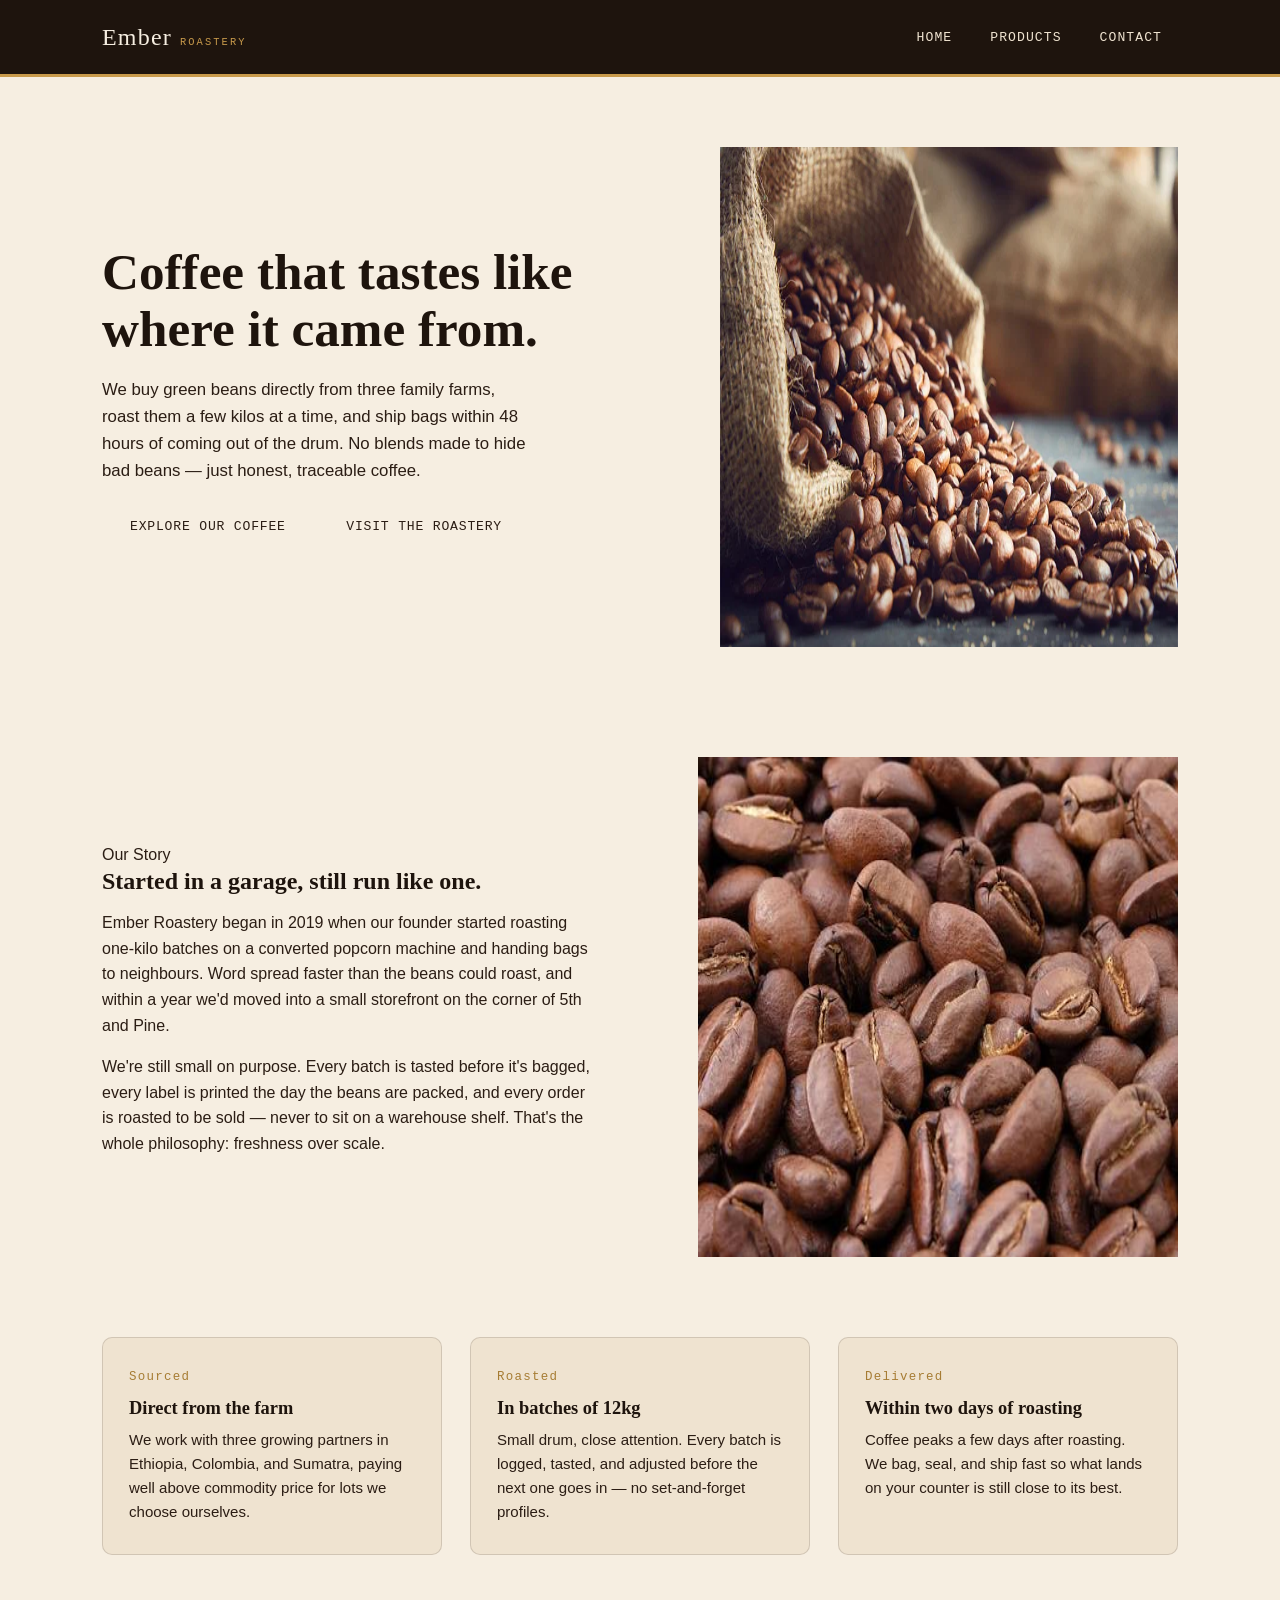
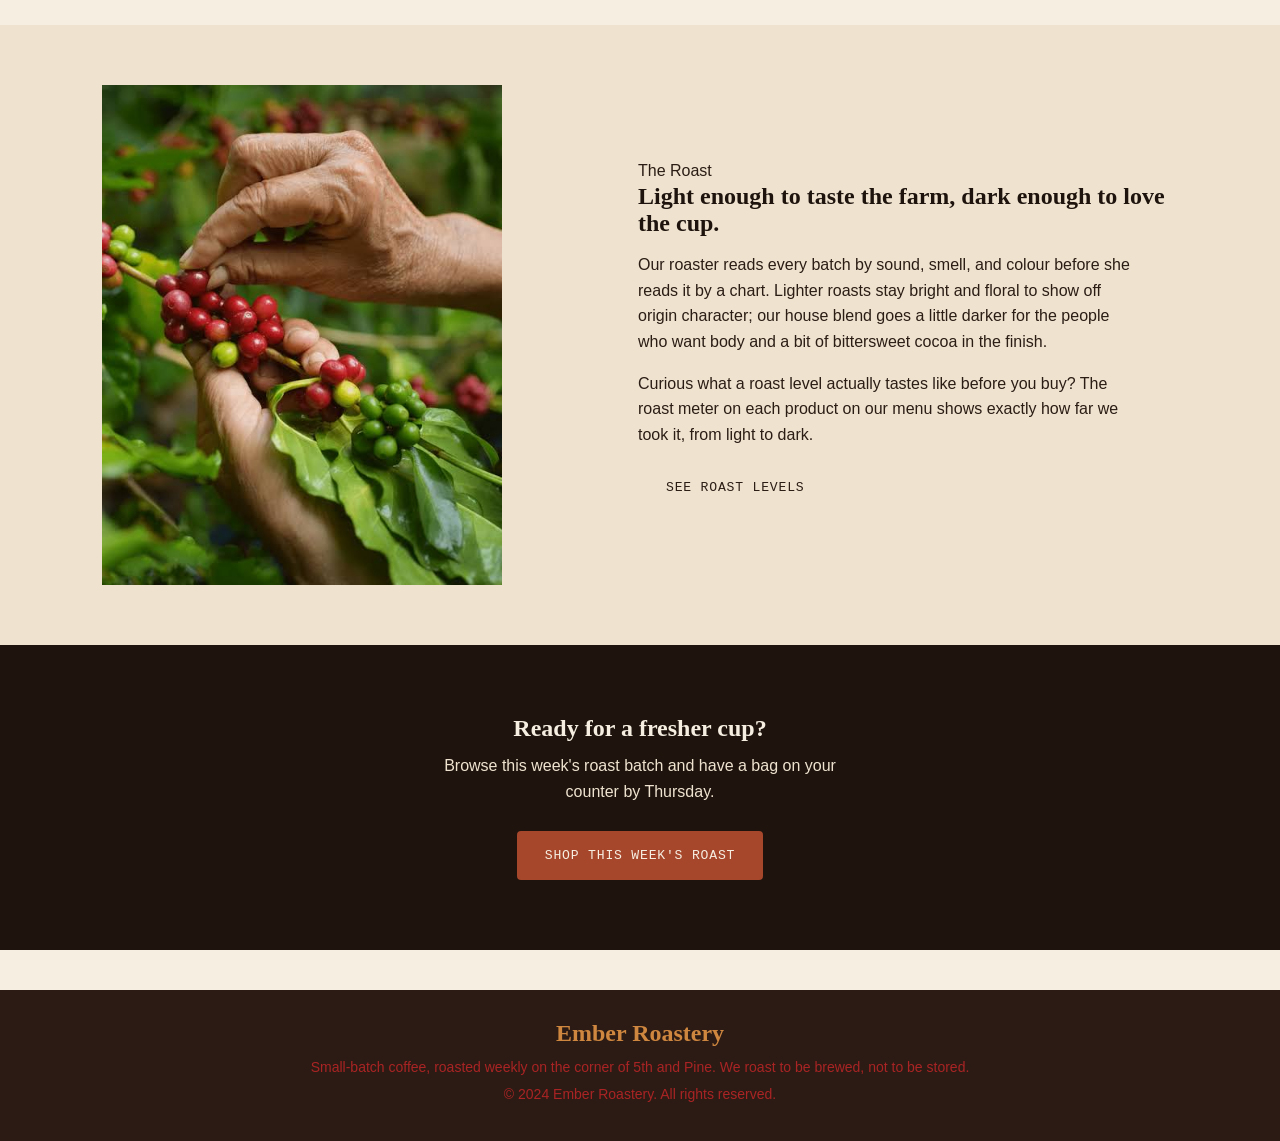
<file: index.html>
<html lang="en">
<head>
    <meta charset="UTF-8">
    <meta name="viewport" content="width=device-width, initial-scale=1.0">
    <title>Ember Roastery — Small-Batch Coffee</title>
    <link rel="stylesheet" href="style.css">
    <link href="https://fonts.googleapis.com/css2?family=Poppins&display=swap" rel="stylesheet">
</head>
<body>
      <!-- Moumita Singh Roy Moon | ID: 2312186 -->
       <header class = "first">
        <div class = "wrap">
            <a href = "index.html" class = "logo">Ember <span>Roastery </span></a>

            <ul class = "navigation">
                <li><a href = "index.html">Home</a></li>
                <li><a href = "product.html">Products</a></li>
                <li><a href = "contact.html">Contact</a></li>
            </ul>
        </div>
       </header>

       <main>

       <section class = "hero">
        <div class = "wrap">
            <div class = "hero-content">
                <h1>Coffee that tastes like where it came from.</h1>
                <p>We buy green beans directly from three family farms, roast them a few kilos at a time, and ship bags within 48 hours of coming out of the drum. No blends made to hide bad beans — just honest, traceable coffee.</p>

                <div class = "cta">
                    <a href = "product.html" class = "btn">Explore Our Coffee</a>

                    <a href="contact.html" class="btn">Visit the Roastery</a>
                </div>
            </div>

             <div class = "hero-image">
                <img src="Untitled-3 copy_5.webp" alt="Coffee Beans">
             </div>

        </div>
       </section>

       <section class="section">
    <div class="wrap split">
      <div class="split-text">
        <span class="eyebrow">Our Story</span>
        <h2>Started in a garage, still run like one.</h2>
        <p>Ember Roastery began in 2019 when our founder started roasting one-kilo batches on a converted popcorn machine and handing bags to neighbours. Word spread faster than the beans could roast, and within a year we'd moved into a small storefront on the corner of 5th and Pine.</p>
        <p>We're still small on purpose. Every batch is tasted before it's bagged, every label is printed the day the beans are packed, and every order is roasted to be sold — never to sit on a warehouse shelf. That's the whole philosophy: freshness over scale.</p>
      </div>

      <div class="split-art">
        <img src="images.jpg" alt="Coffee Roasting ">
      </div>
    </div>
  </section>
   <section class="features">
    <div class="wrap">
      <div class="feature-row">
        <div class="feature-card">
          <span class="num">Sourced</span>
          <h3>Direct from the farm</h3>
          <p>We work with three growing partners in Ethiopia, Colombia, and Sumatra, paying well above commodity price for lots we choose ourselves.</p>
        </div>
        <div class="feature-card">
          <span class="num">Roasted</span>
          <h3>In batches of 12kg</h3>
          <p>Small drum, close attention. Every batch is logged, tasted, and adjusted before the next one goes in — no set-and-forget profiles.</p>
        </div>
        <div class="feature-card">
          <span class="num">Delivered</span>
          <h3>Within two days of roasting</h3>
          <p>Coffee peaks a few days after roasting. We bag, seal, and ship fast so what lands on your counter is still close to its best.</p>
        </div>
      </div>
    </div>
  </section>

  <section class="section section-alt">
    <div class="wrap split reverse">
      <div class="split-text">
        <span class="eyebrow">The Roast</span>
        <h2>Light enough to taste the farm, dark enough to love the cup.</h2>
        <p>Our roaster reads every batch by sound, smell, and colour before she reads it by a chart. Lighter roasts stay bright and floral to show off origin character; our house blend goes a little darker for the people who want body and a bit of bittersweet cocoa in the finish.</p>
        <p>Curious what a roast level actually tastes like before you buy? The roast meter on each product on our menu shows exactly how far we took it, from light to dark.</p>
        <a href="products.html" class="btn">See Roast Levels</a>
      </div>
           <div class="split-art">
        <img src="images (1).jpg" alt="Coffee Roasting">
      </div>
    </div>
  </section>
  <section class="cta-band">
    <div class="wrap">
      <h2>Ready for a fresher cup?</h2>
      <p>Browse this week's roast batch and have a bag on your counter by Thursday.</p>
      <a href="product.html" class="btn btn-primary">Shop This Week's Roast</a>
    </div>
  </section>

       </main>


  <footer class="footer">
    <div class="wrap">
      
            <h3>Ember Roastery</h3>
      <p>Small-batch coffee, roasted weekly on the corner of 5th and Pine. We roast to be brewed, not to be stored.</p>
      <p>&copy; 2024 Ember Roastery. All rights reserved.</p>
    </div>
      </footer>

    <script src="script.js"></script>
</body>
</html>
</file>
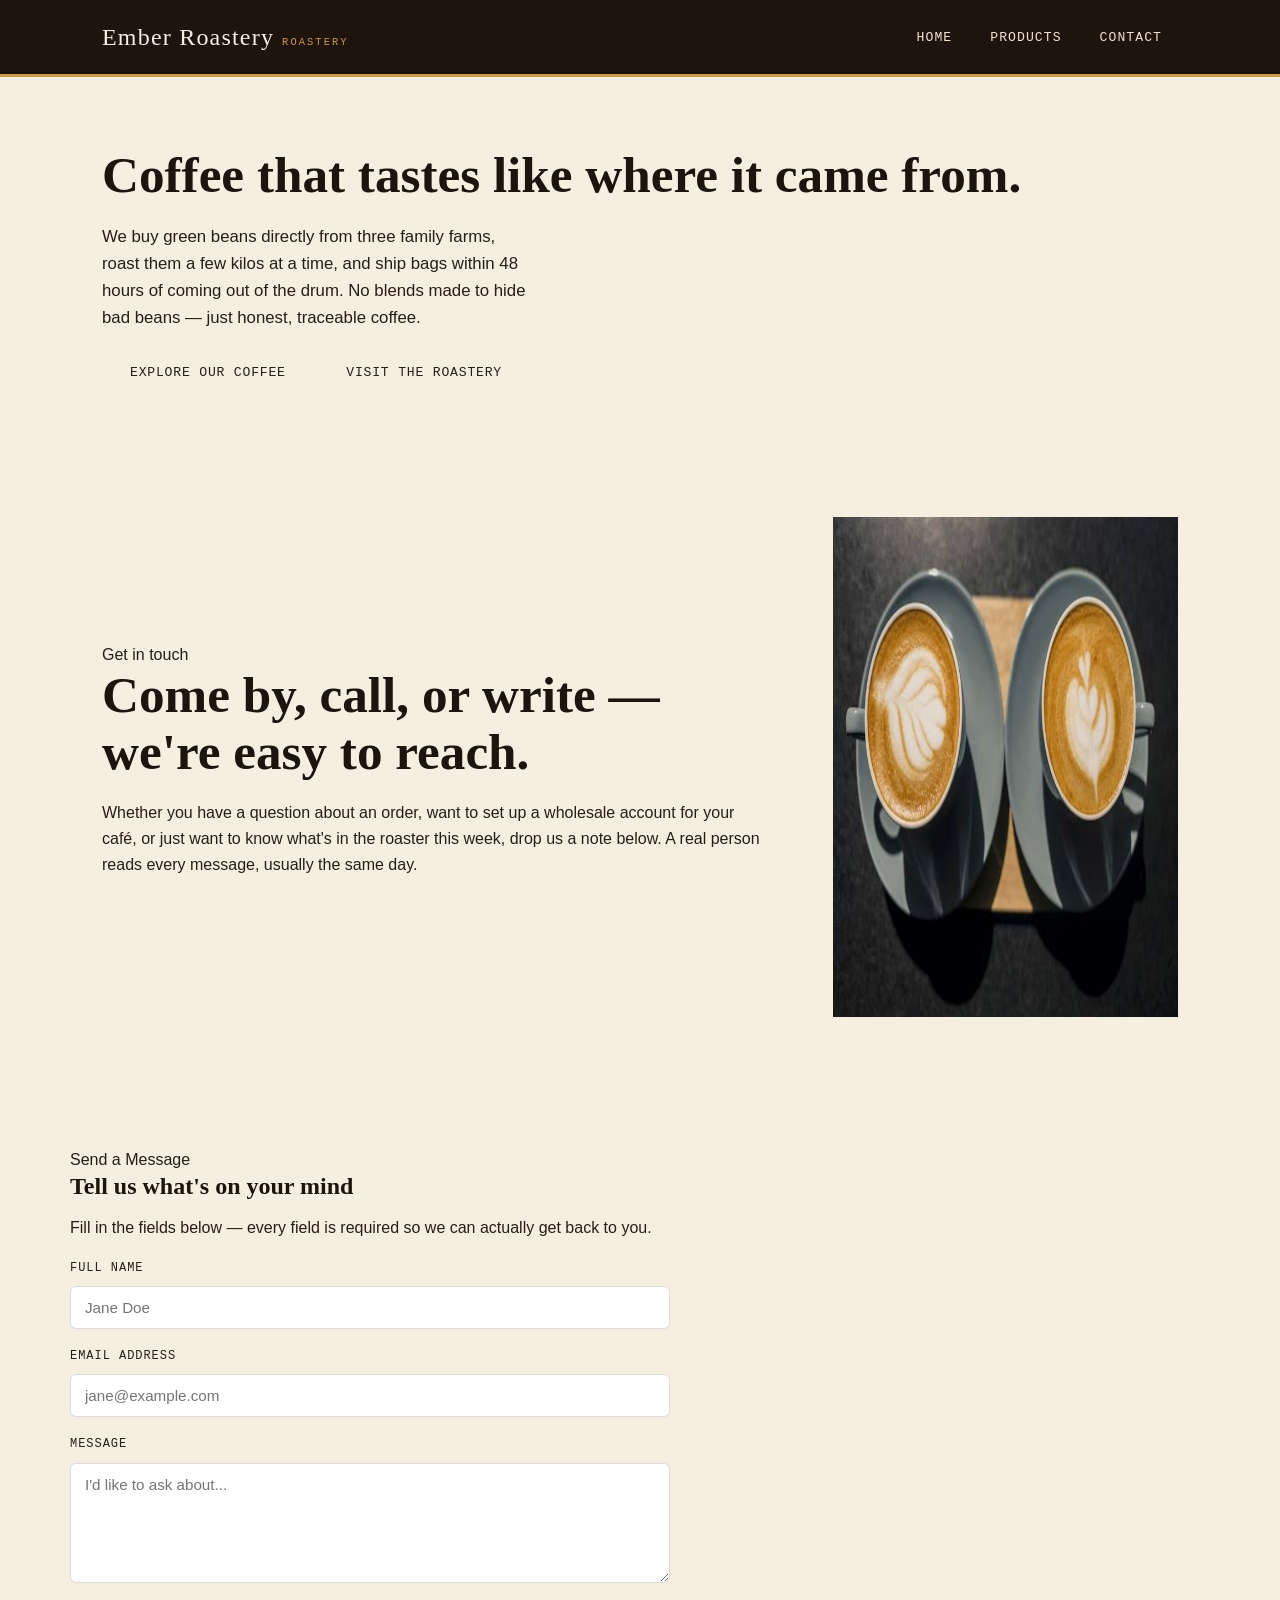
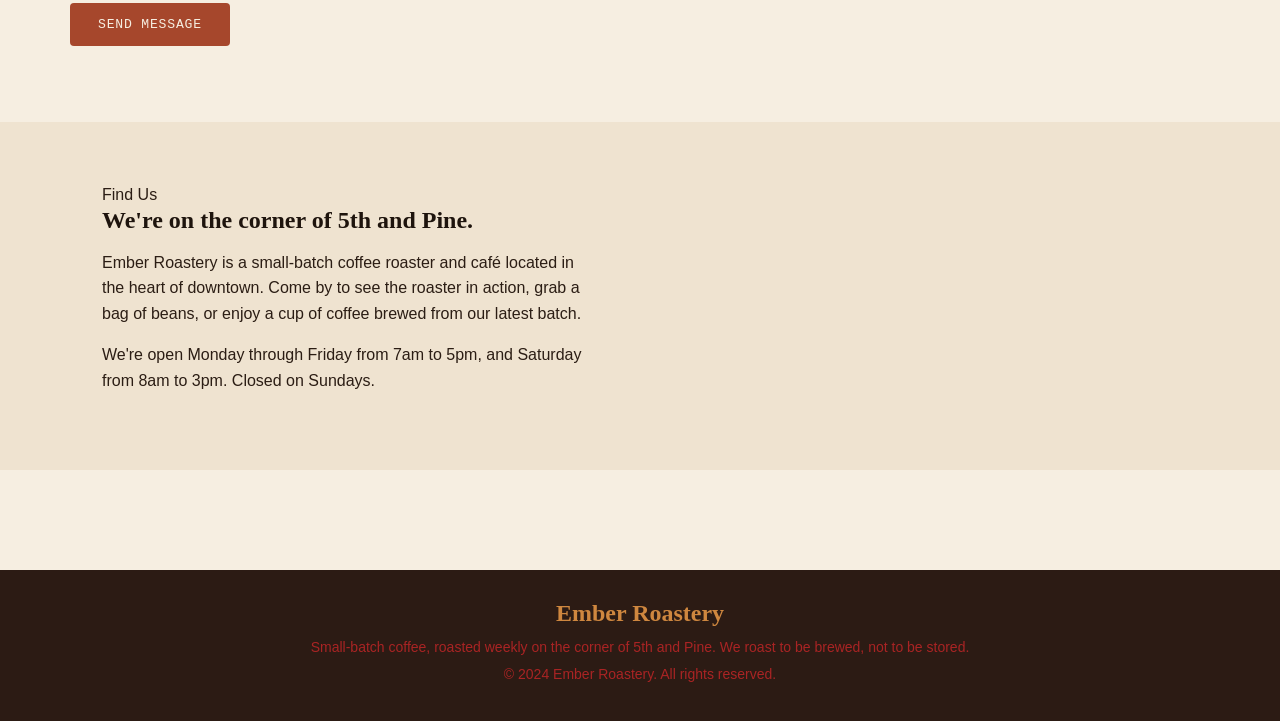
<file: contact.html>
<html lang="en">
<head>
    <meta charset="UTF-8">
    <meta name="viewport" content="width=device-width, initial-scale=1.0">
    <title>Ember Roastery — Small-Batch Coffee</title>
    <link rel="stylesheet" href="style.css">
    <link href="https://fonts.googleapis.com/css2?family=Poppins&display=swap" rel="stylesheet">
</head>
<body>
      <!-- Moumita Singh Roy Moon | ID: 2312186 -->

      <header class = "first">
        <div class = "wrap">
            <a href = "index.html" class = "logo">Ember Roastery <span>Roastery </span></a>

            <ul class = "navigation">
                <li><a href = "index.html">Home</a></li>
                <li><a href = "product.html">Products</a></li>
                <li><a href = "contact.html">Contact</a></li>
            </ul>
        </div>
       </header>

       <main>

       <section class = "hero">
        <div class = "wrap">
            <div class = "hero-content">
                <h1>Coffee that tastes like where it came from.</h1>
                <p>We buy green beans directly from three family farms, roast them a few kilos at a time, and ship bags within 48 hours of coming out of the drum. No blends made to hide bad beans — just honest, traceable coffee.</p>

                <div class = "cta">
                    <a href = "product.html" class = "btn">Explore Our Coffee</a>

                    <a href="contact.html" class="btn">Visit the Roastery</a>
                </div>
            </div>

            </div>
           </section>

            <section class="hero">
    <div class="wrap">
      <div class="hero-copy">
        <span class="eyebrow">Get in touch</span>
        <h1>Come by, call, or write — we're easy to reach.</h1>
        <p>Whether you have a question about an order, want to set up a wholesale account for your café, or just want to know what's in the roaster this week, drop us a note below. A real person reads every message, usually the same day.</p>
      </div>
      <div class="hero-art">
        <img src="images (7).jpg" alt="">
      </div>
    </div>
  </section>

   <section class="section">
    <div class="wrap contact-layout">

        <div class="contact-form">
        <span class="eyebrow">Send a Message</span>
        <h2>Tell us what's on your mind</h2>
        <p>Fill in the fields below — every field is required so we can actually get back to you.</p>

        <form id="contact-form">
          <label for="name">Full name</label>
          <input type="text" id="name" name="name" placeholder="Jane Doe">

          <label for="email">Email address</label>
          <input type="email" id="email" name="email" placeholder="jane@example.com">

          <label for="message">Message</label>
          <textarea id="message" name="message" placeholder="I'd like to ask about..."></textarea>

          <div style="margin-top:20px;">
            <button type="button" class="btn btn-primary" onclick="validateForm(event)">Send Message</button>
          </div>

          <div id="form-feedback"></div>
        </form>
        </div>  
      </div>

      <section class="section section-alt">
    <div class="wrap split reverse">
      <div class="split-text">
        <span class="eyebrow">Find Us</span>
        <h2>We're on the corner of 5th and Pine.</h2>
        <p>Ember Roastery is a small-batch coffee roaster and café located in the heart of downtown. Come by to see the roaster in action, grab a bag of beans, or enjoy a cup of coffee brewed from our latest batch.</p>
        <p>We're open Monday through Friday from 7am to 5pm, and Saturday from 8am to 3pm. Closed on Sundays.</p>
      </div>
       </div>
    </section>
    </main>


  <footer class="footer">
    <div class="wrap">
      
            <h3>Ember Roastery</h3>
      <p>Small-batch coffee, roasted weekly on the corner of 5th and Pine. We roast to be brewed, not to be stored.</p>
      <p>&copy; 2024 Ember Roastery. All rights reserved.</p>
    </div>
      </footer>

    <script src="script.js"></script>          
</body>
</html>
</file>
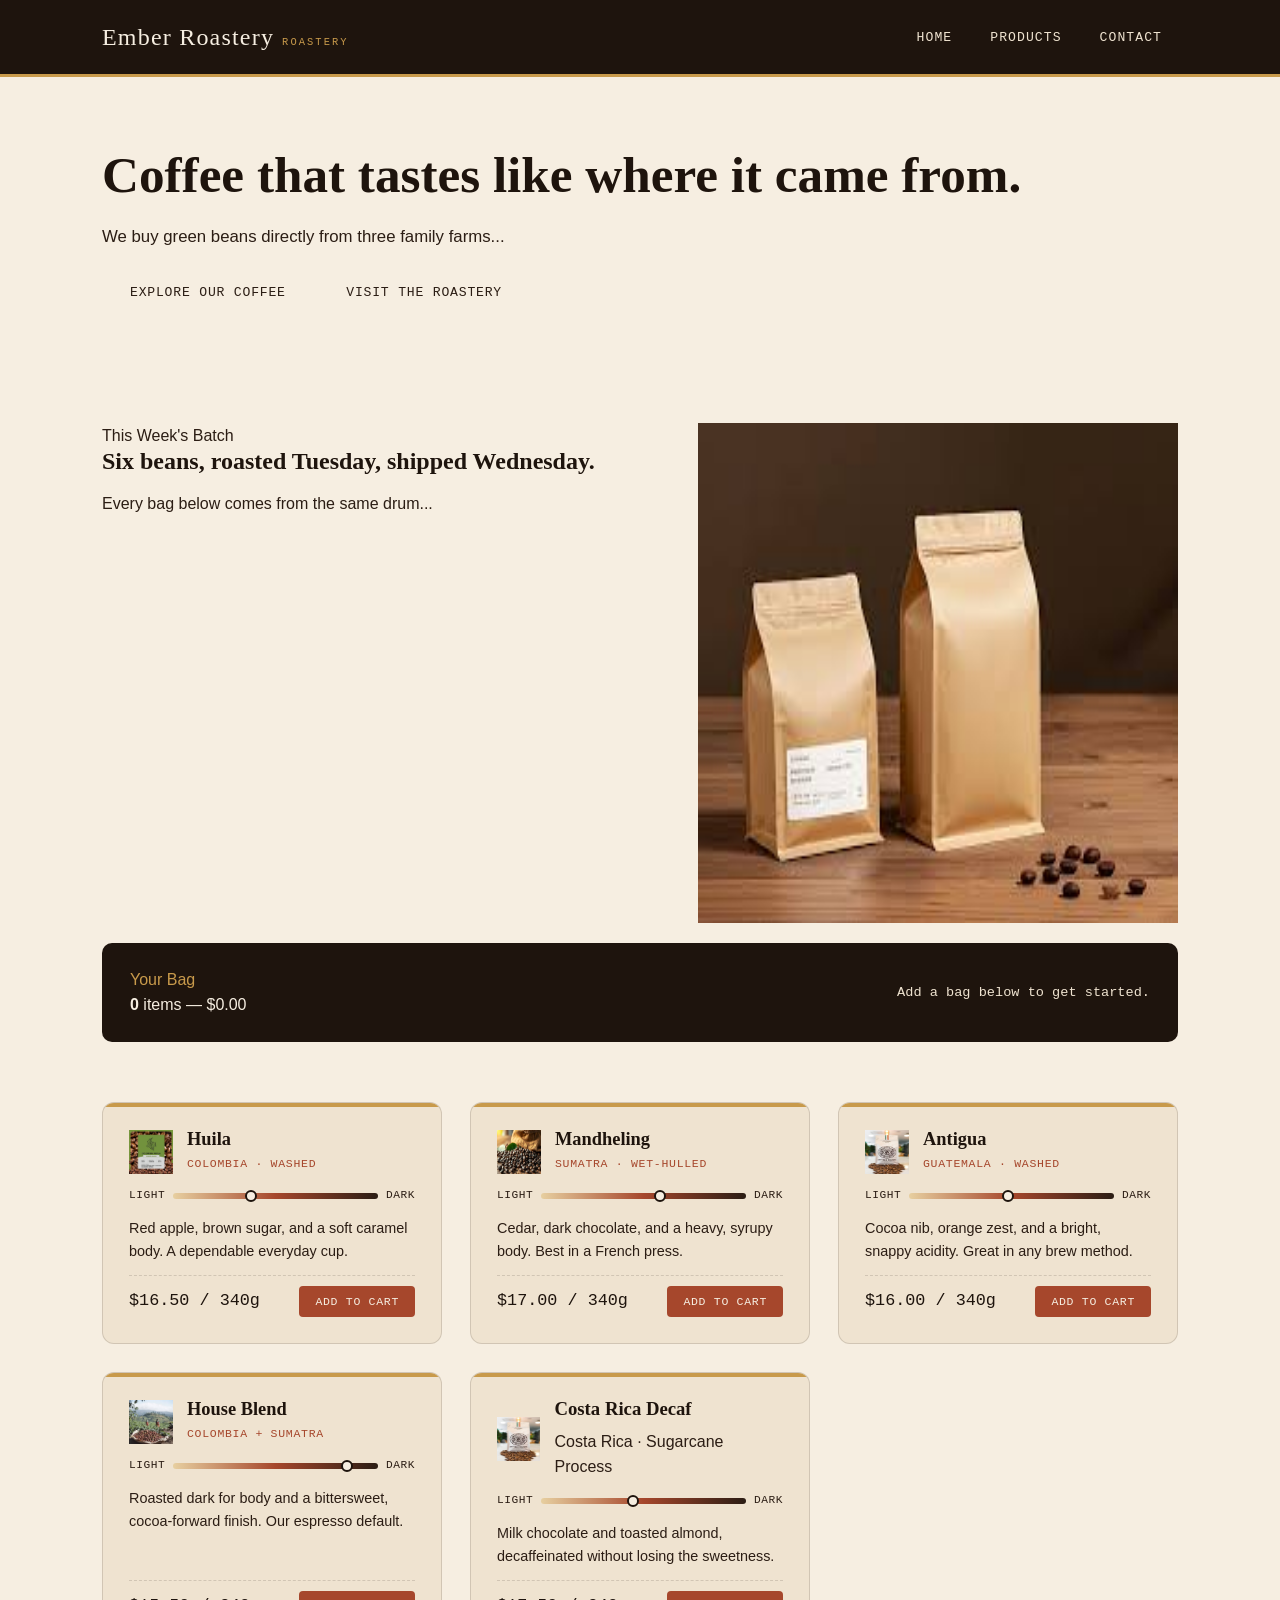
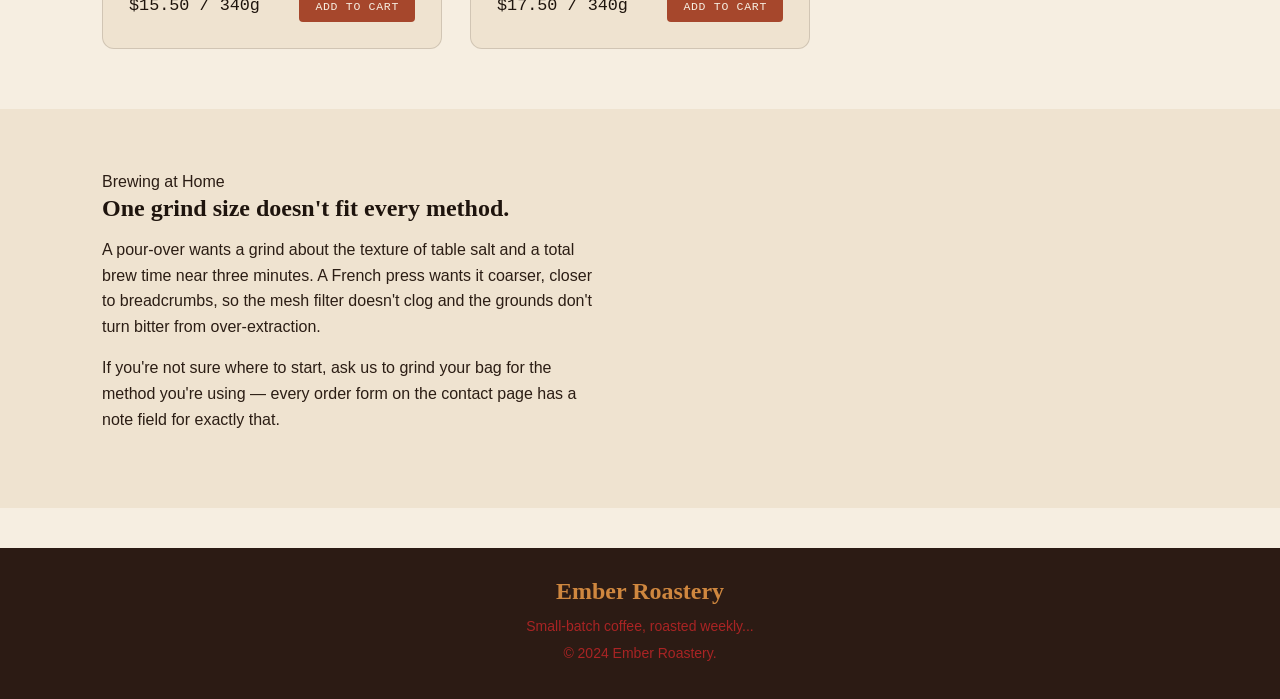
<file: product.html>
<!DOCTYPE html>
<html lang="en">
<head>
  <meta charset="UTF-8">
  <meta name="viewport" content="width=device-width, initial-scale=1.0">
  <title>Ember Roastery — Small-Batch Coffee</title>
  <link rel="stylesheet" href="style.css">
  <link href="https://fonts.googleapis.com/css2?family=Poppins&display=swap" rel="stylesheet">
</head>

<body>

<!-- Moumita Singh Roy Moon | ID: 2312186 -->

<header class="first">
  <div class="wrap">
    <a href="index.html" class="logo">Ember Roastery <span>Roastery</span></a>

    <ul class="navigation">
      <li><a href="index.html">Home</a></li>
      <li><a href="product.html">Products</a></li>
      <li><a href="contact.html">Contact</a></li>
    </ul>
  </div>
</header>

<main>


<section class="hero">
  <div class="wrap">
    <div class="hero-content">
      <h1>Coffee that tastes like where it came from.</h1>
      <p>We buy green beans directly from three family farms...</p>

      <div class="cta">
        <a href="product.html" class="btn">Explore Our Coffee</a>
        <a href="contact.html" class="btn">Visit the Roastery</a>
      </div>
    </div>
  </div>
</section>


<section class="products-intro">
  <div class="wrap split">
    <div class="split-text">
      <span class="eyebrow">This Week's Batch</span>
      <h1>Six beans, roasted Tuesday, shipped Wednesday.</h1>
      <p>Every bag below comes from the same drum...</p>
    </div>

    <div class="split-art">
      <img src="images (2).jpg" alt="Coffee Bags">
    </div>
  </div>
</section>

<!-- CART -->
<div class="wrap">
  <div class="cart-summary">
    <div>
      <span class="eyebrow">Your Bag</span>
      <div><strong id="cart-count">0</strong> items — $<span id="cart-total">0.00</span></div>
    </div>
    <div id="cart-message">Add a bag below to get started.</div>
  </div>
</div>


<div class="wrap">
  <div class="product-grid">


    <article class="product-card">
        <div class="product-top">
          <img src="images (4).jpg">
          <div>
            <h3 class="product-name">Huila</h3>
            <span class="product-origin">Colombia · Washed</span>
          </div>
        </div>
        <div class="roast-meter">
          Light
          <div class="roast-track"><span class="roast-dot" style="left:38%"></span></div>
          Dark
        </div>
        <p class="product-notes">Red apple, brown sugar, and a soft caramel body. A dependable everyday cup.</p>
        <div class="product-bottom">
          <span class="product-price">$16.50 / 340g</span>
          <button type="button" class="btn btn-primary btn-small" onclick="addToCart('Huila', 16.50)">Add to Cart</button>
        </div>
      </article>

   
    <article class="product-card">
        <div class="product-top">
          <img src="images (5).jpg" alt="">
          <div>
            <h3 class="product-name">Mandheling</h3>
            <span class="product-origin">Sumatra · Wet-hulled</span>
          </div>
        </div>
        <div class="roast-meter">
          Light
          <div class="roast-track"><span class="roast-dot" style="left:58%"></span></div>
          Dark
        </div>
        <p class="product-notes">Cedar, dark chocolate, and a heavy, syrupy body. Best in a French press.</p>
        <div class="product-bottom">
          <span class="product-price">$17.00 / 340g</span>
          <button type="button" class="btn btn-primary btn-small" onclick="addToCart('Mandheling', 17.00)">Add to Cart</button>
        </div>
      </article>
  
    <article class="product-card">
        <div class="product-top">
          <img src="images (6).jpg" alt="">
          <div>
            <h3 class="product-name">Antigua</h3>
            <span class="product-origin">Guatemala · Washed</span>
          </div>
        </div>
        <div class="roast-meter">
          Light
          <div class="roast-track"><span class="roast-dot" style="left:48%"></span></div>
          Dark
        </div>
        <p class="product-notes">Cocoa nib, orange zest, and a bright, snappy acidity. Great in any brew method.</p>
        <div class="product-bottom">
          <span class="product-price">$16.00 / 340g</span>
          <button type="button" class="btn btn-primary btn-small" onclick="addToCart('Antigua', 16.00)">Add to Cart</button>
        </div>
      </article>

    
    <article class="product-card">
        <div class="product-top">
          <img src="images (3).jpg" alt="">
          <div>
            <h3 class="product-name">House Blend</h3>
            <span class="product-origin">Colombia + Sumatra</span>
          </div>
        </div>
        <div class="roast-meter">
          Light
          <div class="roast-track"><span class="roast-dot" style="left:85%"></span></div>
          Dark
        </div>
        <p class="product-notes">Roasted dark for body and a bittersweet, cocoa-forward finish. Our espresso default.</p>
        <div class="product-bottom">
          <span class="product-price">$15.50 / 340g</span>
          <button type="button" class="btn btn-primary btn-small" onclick="addToCart('House Blend', 15.50)">Add to Cart</button>
        </div>
      </article>

  
    <article class="product-card">
      <div class="product-top">
        <img src="images (6).jpg">
        <div>
          <h3>Costa Rica Decaf</h3>
          <span>Costa Rica · Sugarcane Process</span>
        </div>
      </div>
      <div class="roast-meter">
          Light
          <div class="roast-track"><span class="roast-dot" style="left:45%"></span></div>
          Dark
        </div>
        <p class="product-notes">Milk chocolate and toasted almond, decaffeinated without losing the sweetness.</p>
        <div class="product-bottom">
          <span class="product-price">$17.50 / 340g</span>
          <button type="button" class="btn btn-primary btn-small" onclick="addToCart('Costa Rica Decaf', 17.50)">Add to Cart</button>
        </div>
    </article>

  </div>
</div>


<section class="section section-alt">
  <div class="wrap split">
    <div class="split-text">
      <span class="eyebrow">Brewing at Home</span>
      <h2>One grind size doesn't fit every method.</h2>
        <p>A pour-over wants a grind about the texture of table salt and a total brew time near three minutes. A French press wants it coarser, closer to breadcrumbs, so the mesh filter doesn't clog and the grounds don't turn bitter from over-extraction.</p>
        <p>If you're not sure where to start, ask us to grind your bag for the method you're using — every order form on the contact page has a note field for exactly that.</p>
      </div>
  </div>
</section>

</main>


<footer class="footer">
  <div class="wrap">
    <h3>Ember Roastery</h3>
    <p>Small-batch coffee, roasted weekly...</p>
    <p>&copy; 2024 Ember Roastery.</p>
  </div>
</footer>

<script src="script.js"></script>

</body>
</html>
</file>
<file: style.css>
:root{
  --ink: #1E140D;
  --ink-soft: #2B1D14;
  --cream: #F6EEE1;
  --cream-soft: #EFE3D0;
  --amber: #C89A4B;
  --amber-dark: #A67C33;
  --rust: #A6472C;
  --forest: #4B5842;
  --line: rgba(30,20,13,0.14);
  --shadow: 0 18px 40px rgba(30,20,13,0.14);

  --font-display: "Fraunces", Georgia, serif;
  --font-body: "Work Sans", -apple-system, sans-serif;
  --font-mono: "JetBrains Mono", "Courier New", monospace;
}


*{
     box-sizing: border-box;
 }

body{
  margin: 0;
  font-family: var(--font-body);
  color: var(--ink-soft);
  background: var(--cream);
  line-height: 1.6;
  -webkit-font-smoothing: antialiased;
}

img{
     max-width: 100%; display: block; 
     height: 500px;
    }

h1, h2, h3{
  font-family: var(--font-display);
  color: var(--ink);
  margin: 0 0 0.5em 0;
  line-height: 1.1;
} 

a{ 
    color: inherit; 

}

.wrap{
  max-width: 1140px;
  margin: 0 auto;
  padding: 0 32px;
}

.first{
    background: var(--ink);
  color: var(--cream);
  position: sticky;
  top: 0;
  z-index: 50;
  border-bottom: 3px solid var(--amber);
}


.first .wrap{
  display: flex;
  align-items: center;
  justify-content: space-between;
  padding-top: 18px;
  padding-bottom: 18px;
}

.logo{
  font-family: var(--font-display);
  font-size: 1.5rem;
  letter-spacing: 0.05em;
  color: var(--cream);
  text-decoration: none;
  display: flex;
  align-items: baseline;
  gap: 8px;
}

.logo span{
  font-family: var(--font-mono);
  font-size: 0.65rem;
  color: var(--amber);
  letter-spacing: 0.2em;
  text-transform: uppercase;
}

.navigation{
  display: flex;
  align-items: center;
  gap: 6px;
  list-style: none;
  margin: 0;
  padding: 0;
}


.navigation li a{
  position: relative;
  display: inline-block;
  padding: 8px 16px;
  text-decoration: none;
  color: var(--cream-soft);
  font-family: var(--font-mono);
  font-size: 0.82rem;
  letter-spacing: 0.08em;
  text-transform: uppercase;
  transition: color 0.25s ease, letter-spacing 0.25s ease;
}

.navigation li a::after{
  content: "";
  position: absolute;
  left: 16px;
  right: 16px;
  bottom: 4px;
  height: 2px;
  background: var(--amber);
  transform: scaleX(0);
  transform-origin: left;
  transition: transform 0.28s ease;
}

.navigation li a:hover,
.navigation li a:focus-visible,
.navigation li a.active{
  color: var(--amber);
  letter-spacing: 0.14em;
}

.navigation li a:hover,
.navigation li a:focus-visible,
.navigation li a.active{
      transform: scaleX(1);
}

.footer {
background-color: #2c1b14; 
color: #a92424;
text-align: center;
padding: 30px 20px;
margin-top: 40px;
}

.footer .wrap {
max-width: 900px;
margin: auto;
}

.footer h3 {
font-size: 24px;
margin-bottom: 10px;
color: #cf873f;
}

.footer p {
font-size: 14px;
line-height: 1.6;
margin: 5px 0;
}

.footer p:hover {
color: #ffcc99;
transition: 0.3s;
}


.btn{
  font-family: var(--font-mono);
  font-size: 0.82rem;
  letter-spacing: 0.06em;
  text-transform: uppercase;
  border: none;
  cursor: pointer;
  padding: 14px 28px;
  border-radius: 4px;
  text-decoration: none;
  display: inline-block;
  transition: transform 0.2s ease, box-shadow 0.2s ease, background 0.2s ease;
}

.btn-primary{
  background: var(--rust);
  color: var(--cream);
}
.btn-primary:hover{
  background: var(--ink);
  transform: translateY(-2px);
  box-shadow: var(--shadow);
}

.btn-outline{
  background: transparent;
  color: var(--ink);
  border: 2px solid var(--ink);
}
.btn-outline:hover{
  background: var(--ink);
  color: var(--cream);
  transform: translateY(-2px);
}

.btn-small{
  padding: 9px 16px;
  font-size: 0.72rem;
}

.hero{
  padding: 70px 0 50px;
}

.hero .wrap{
  display: flex;
  align-items: center;
  gap: 60px;
}

.hero-content{ flex: 1 1 460px; }
.hero-image{ flex: 1 1 360px; }

.hero h1{
  font-size: clamp(2.2rem, 4vw, 3.4rem);
  margin-bottom: 0.4em;
}

.hero-content p{
  font-size: 1.05rem;
  max-width: 46ch;
  color: var(--ink-soft);
}

.hero-cta{
  display: flex;
  gap: 16px;
  margin-top: 30px;
  flex-wrap: wrap;
}

.features{
  padding: 20px 0 70px;
}

.feature-row{
  display: flex;
  gap: 28px;
  flex-wrap: wrap;
}

.feature-card{
  flex: 1 1 260px;
  background: var(--cream-soft);
  border: 1px solid var(--line);
  border-radius: 10px;
  padding: 30px 26px;
}

.feature-card .num{
  font-family: var(--font-mono);
  color: var(--amber-dark);
  font-size: 0.78rem;
  letter-spacing: 0.1em;
}

.feature-card h3{ font-size: 1.15rem; margin-top: 10px; }
.feature-card p{ font-size: 0.94rem; margin: 0; }

.section{ padding: 60px 0; }
.section-alt{ background: var(--cream-soft); }

.split{
  display: flex;
  align-items: center;
  gap: 56px;
}
.split.reverse{ flex-direction: row-reverse; }
.split-text{ flex: 1 1 420px; }
.split-art{ flex: 1 1 360px; }
.split-text p{ max-width: 56ch; }

.cta-band{
  background: var(--ink);
  color: var(--cream);
  text-align: center;
  padding: 70px 0;
}
.cta-band h2{ color: var(--cream); }
.cta-band p{ color: var(--cream-soft); max-width: 50ch; margin: 0 auto 26px; }

.products-intro{ padding: 56px 0 20px; }
.products-intro .split{ align-items: flex-start; }

.product-grid{
  display: grid;
  grid-template-columns: repeat(auto-fit, minmax(270px, 1fr));
  gap: 28px;
  padding: 10px 0 60px;
}

.product-card{
  background: var(--cream-soft);
  border: 1px solid var(--line);
  border-radius: 12px;
  padding: 26px;
  display: flex;
  flex-direction: column;
  gap: 12px;
  position: relative;
  overflow: hidden;
}

.product-card::before{
  content: "";
  position: absolute;
  top: 0; left: 0; right: 0;
  height: 4px;
  background: var(--amber);
}

.product-top{
  display: flex;
  align-items: center;
  gap: 14px;
}
.product-top img{ width: 44px; height: 44px; }

.product-name{ font-size: 1.15rem; margin: 0; }
.product-origin{
  font-family: var(--font-mono);
  font-size: 0.72rem;
  color: var(--rust);
  text-transform: uppercase;
  letter-spacing: 0.06em;
}

.roast-meter{
  display: flex;
  align-items: center;
  gap: 8px;
  font-family: var(--font-mono);
  font-size: 0.7rem;
  color: var(--ink-soft);
  text-transform: uppercase;
  letter-spacing: 0.05em;
}
.roast-track{
  flex: 1;
  height: 6px;
  background: linear-gradient(to right, #E7CFA0, #A6472C, #2B1D14);
  border-radius: 4px;
  position: relative;
}
.roast-dot{
  position: absolute;
  top: 50%;
  width: 12px;
  height: 12px;
  border-radius: 50%;
  background: var(--cream);
  border: 2px solid var(--ink);
  transform: translate(-50%, -50%);
}

.product-notes{ font-size: 0.9rem; margin: 0; color: var(--ink-soft); }

.product-bottom{
  display: flex;
  align-items: center;
  justify-content: space-between;
  margin-top: auto;
  padding-top: 10px;
  border-top: 1px dashed var(--line);
}

.product-price{
  font-family: var(--font-mono);
  font-size: 1.05rem;
  color: var(--ink);
}

.cart-summary{
  background: var(--ink);
  color: var(--cream);
  border-radius: 10px;
  padding: 24px 28px;
  display: flex;
  align-items: center;
  justify-content: space-between;
  flex-wrap: wrap;
  gap: 14px;
  margin: 0 0 50px;
}
.cart-summary .eyebrow{ color: var(--amber); margin: 0; }
#cart-message{ font-family: var(--font-mono); font-size: 0.85rem; color: var(--cream-soft); }

/* ---------- contact page ---------- */

.contact-layout{
  display: grid;
  grid-template-columns: 1.1fr 0.9fr;
  gap: 50px;
  padding: 20px 0 60px;
}

.contact-form label{
  display: block;
  font-family: var(--font-mono);
  font-size: 0.75rem;
  text-transform: uppercase;
  letter-spacing: 0.08em;
  margin: 18px 0 8px;
  color: var(--ink-soft);
}
.contact-form input,
.contact-form textarea{
  width: 100%;
  padding: 12px 14px;
  border: 1px solid var(--line);
  border-radius: 6px;
  font-family: var(--font-body);
  font-size: 0.95rem;
  background: #fff;
}
.contact-form textarea{ resize: vertical; min-height: 120px; }

#form-feedback{
  margin-top: 16px;
  font-family: var(--font-mono);
  font-size: 0.85rem;
  padding: 10px 14px;
  border-radius: 6px;
  display: none;
}
#form-feedback.show{ display: block; }
#form-feedback.ok{ background: rgba(75,88,66,0.15); color: var(--forest); }
#form-feedback.error{ background: rgba(166,71,44,0.12); color: var(--rust); }

.info-card{
  background: var(--cream-soft);
  border: 1px solid var(--line);
  border-radius: 12px;
  padding: 26px;
  margin-bottom: 22px;
}
.info-card h3{ font-size: 1.05rem; }
.info-card p{ margin: 4px 0; font-size: 0.92rem; }
.info-card .label{
  font-family: var(--font-mono);
  font-size: 0.7rem;
  text-transform: uppercase;
  color: var(--rust);
  letter-spacing: 0.06em;
}



@media (max-width: 860px){
  .hero .wrap, .split, .split.reverse{
    flex-direction: column;
  }
  .contact-layout{ grid-template-columns: 1fr; }
  .navbar{ gap: 0; flex-wrap: wrap; }
  .footer-bottom{ flex-direction: column; }
}

@media (prefers-reduced-motion: reduce){
  *{ transition: none !important; scroll-behavior: auto !important; }
}
</file>
